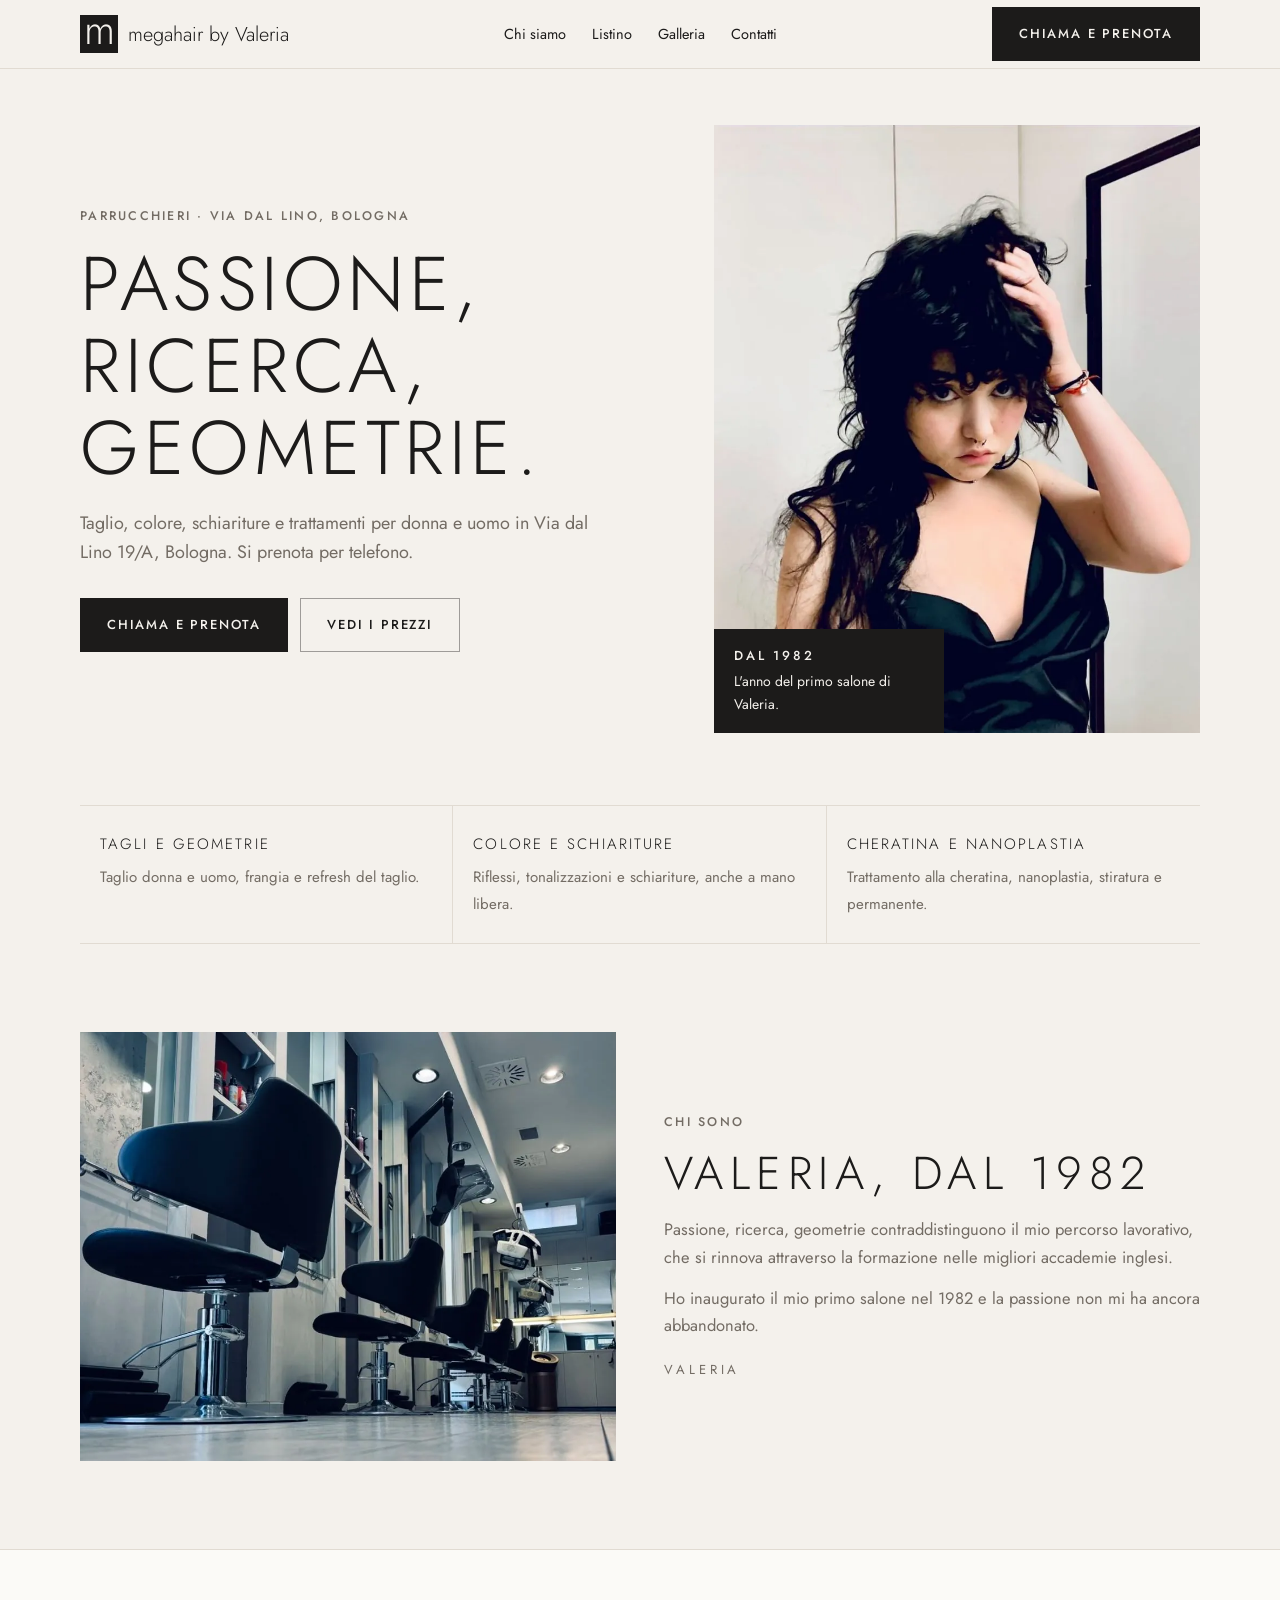
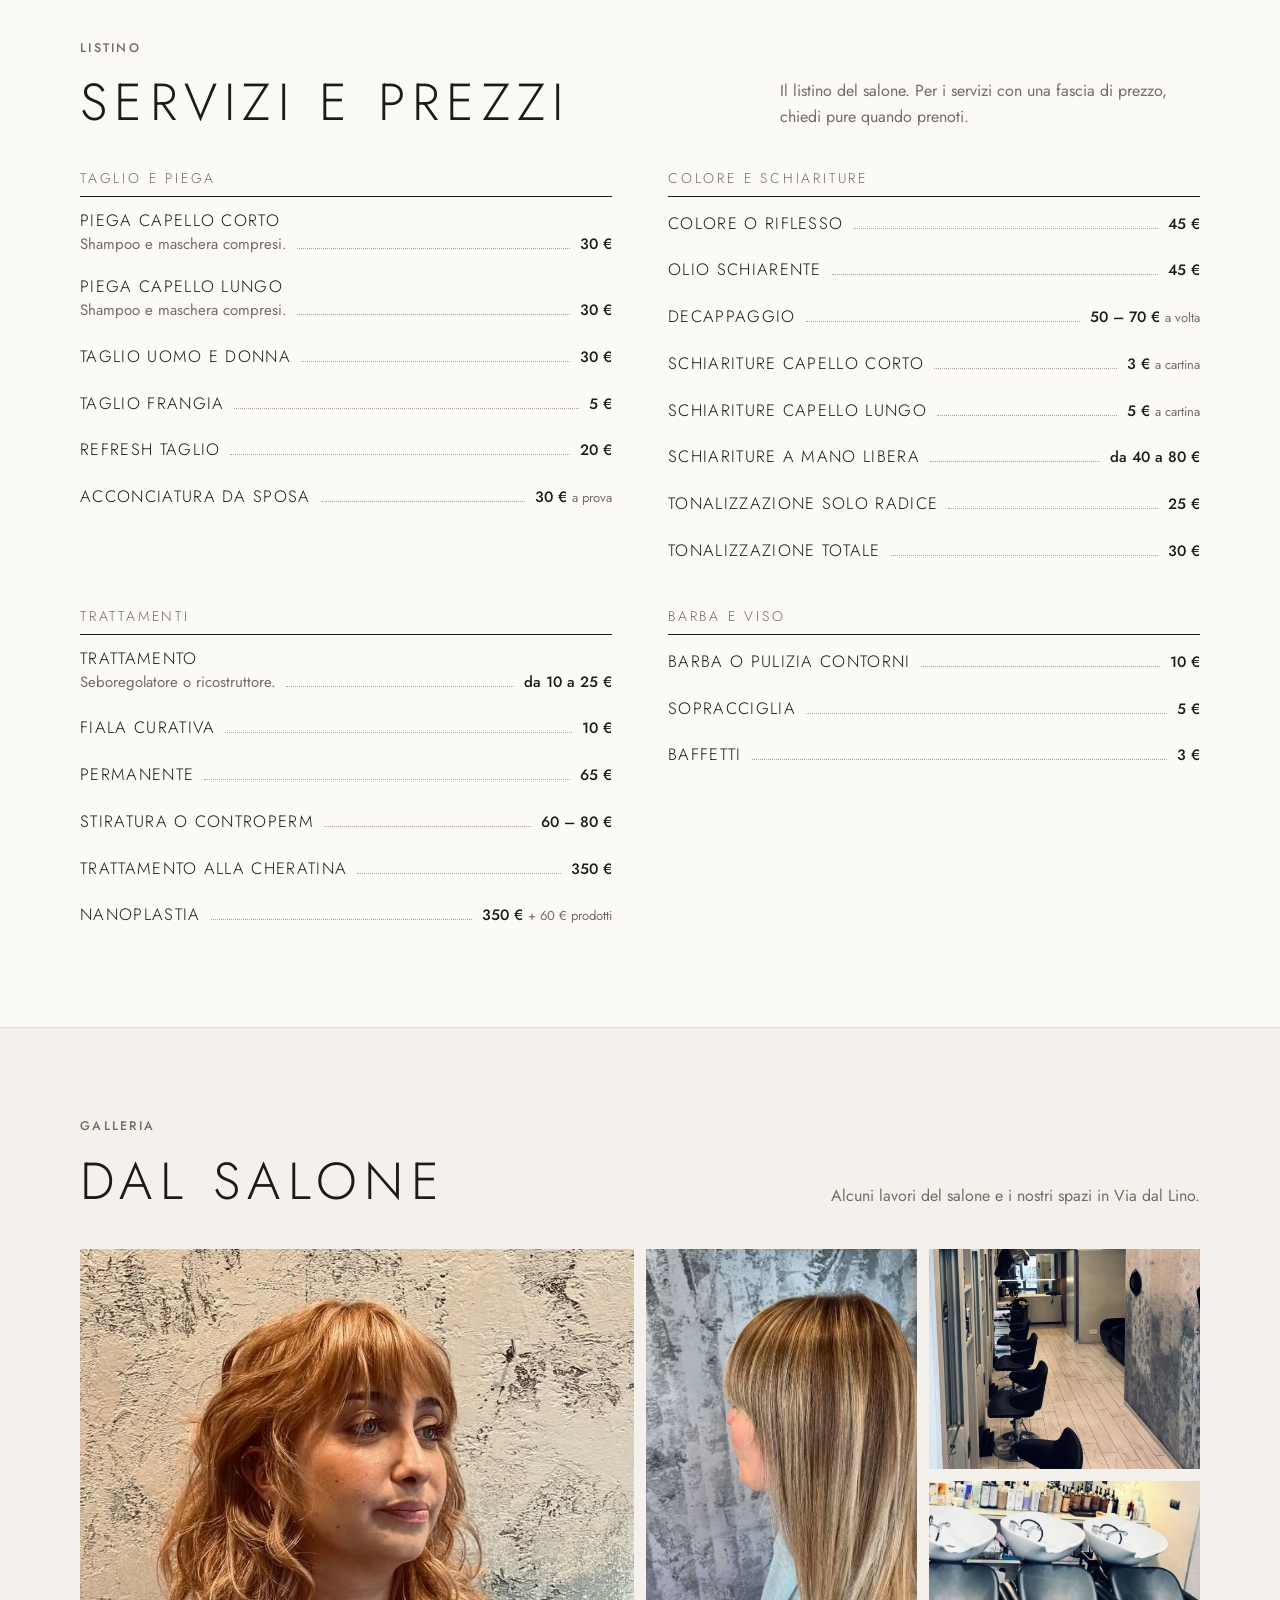
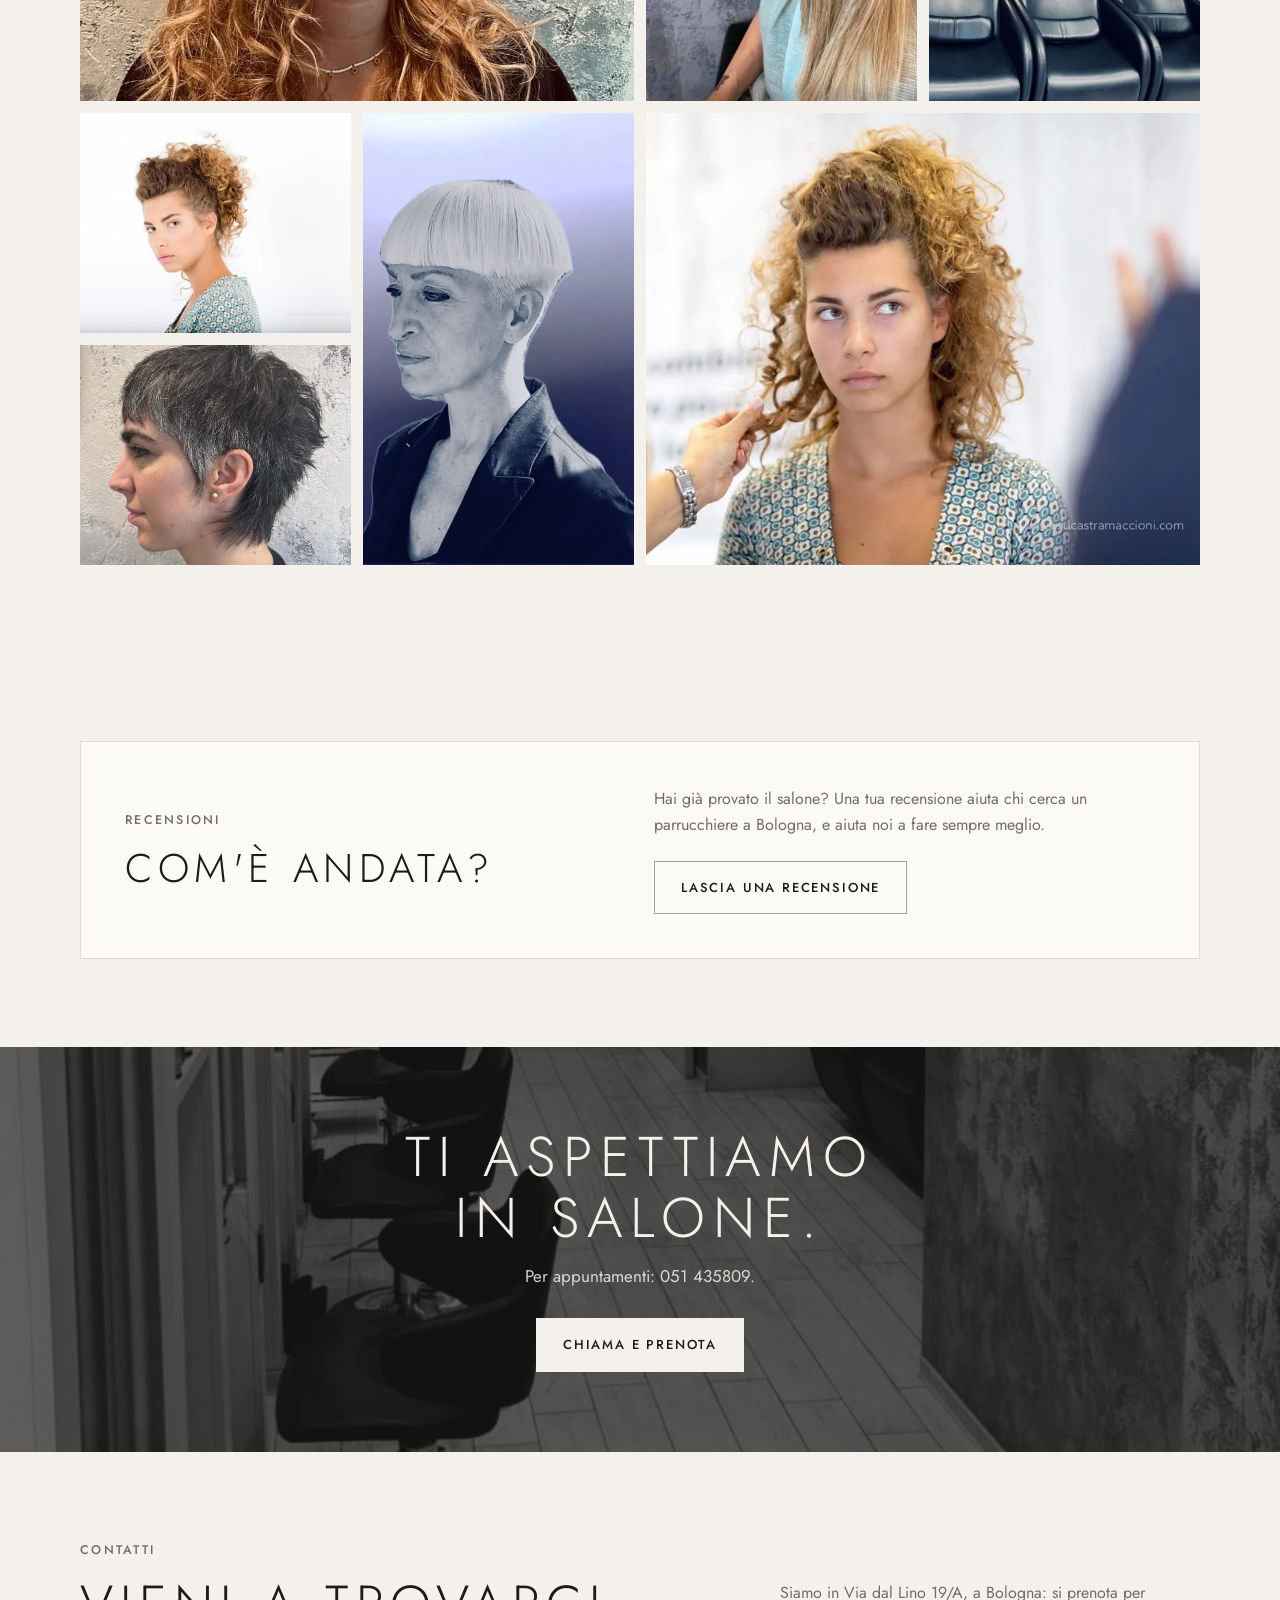
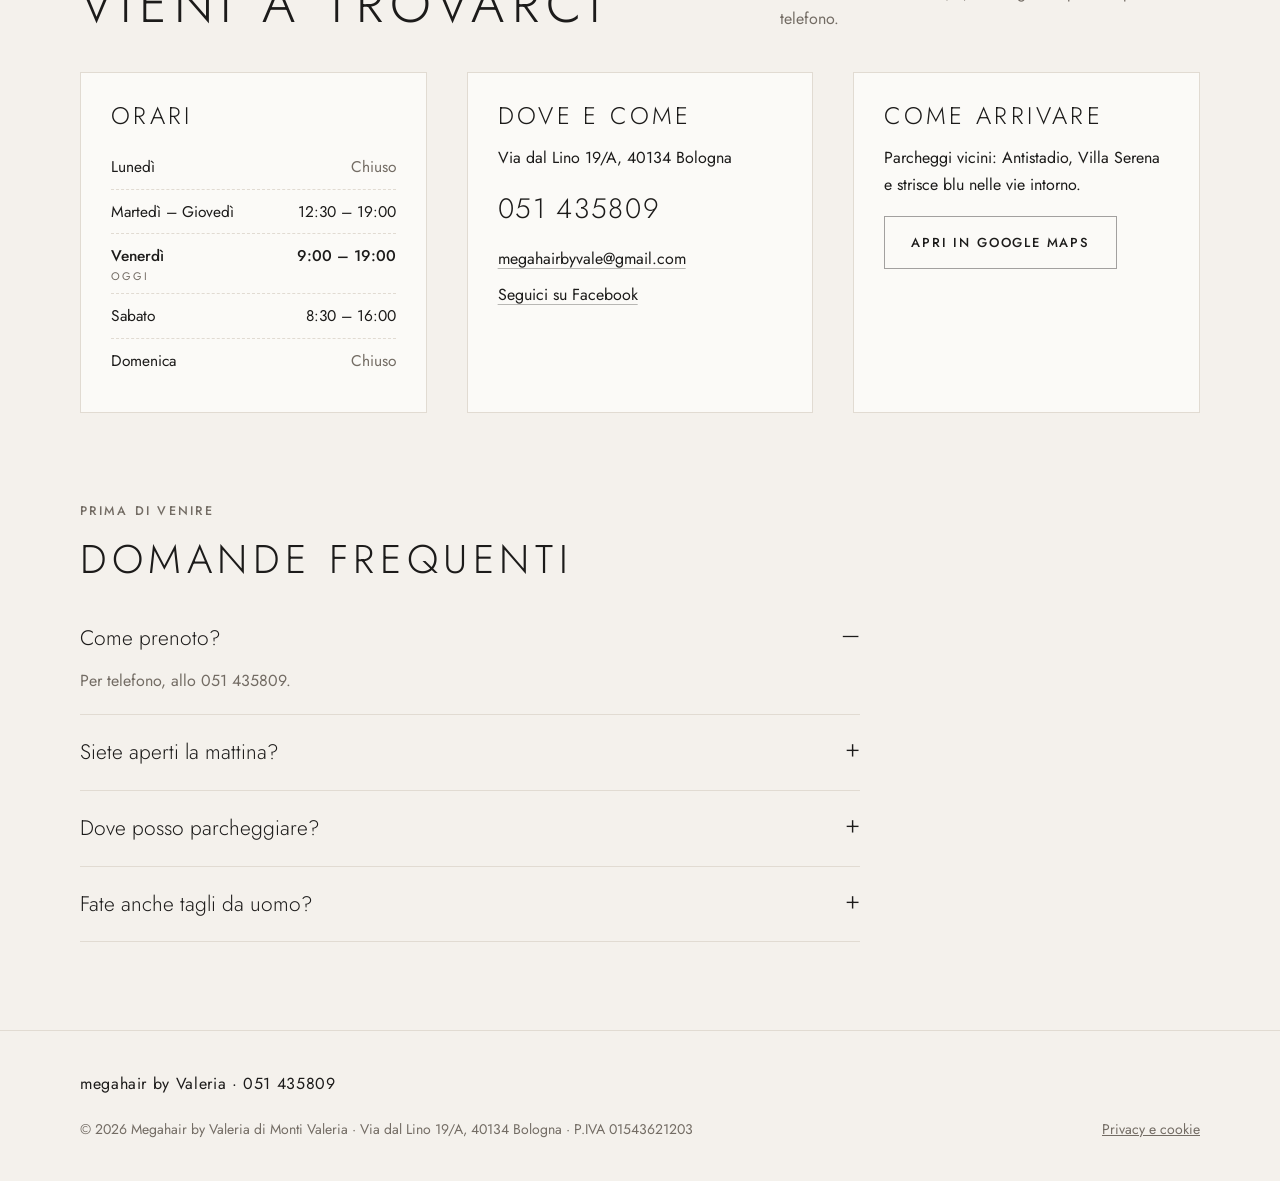
<file: index.html>
<!doctype html>
<html lang="it">
<head>
<meta charset="utf-8">
<meta name="viewport" content="width=device-width, initial-scale=1, viewport-fit=cover">
<title>Megahair by Valeria · Parrucchieri a Bologna</title>
<meta name="description" content="Parrucchieri in Via dal Lino 19/A a Bologna: taglio donna e uomo, colore, schiariture, cheratina e nanoplastia. Listino prezzi, orari e appuntamenti allo 051 435809.">

<meta name="theme-color" content="#f4f1ec">
<meta property="og:type" content="website"><meta property="og:locale" content="it_IT"><meta property="og:site_name" content="Megahair by Valeria"><meta property="og:title" content="Megahair by Valeria · Parrucchieri a Bologna"><meta property="og:description" content="Parrucchieri in Via dal Lino 19/A a Bologna: taglio donna e uomo, colore, schiariture, cheratina e nanoplastia. Listino prezzi, orari e appuntamenti allo 051 435809."><meta property="og:url" content="https://megahairbyvaleria.it/"><meta property="og:image" content="https://megahairbyvaleria.it/img/og.jpg"><meta property="og:image:width" content="1200"><meta property="og:image:height" content="630"><meta name="twitter:card" content="summary_large_image"><link rel="canonical" href="https://megahairbyvaleria.it/">
<script type="application/ld+json">{"@context": "https://schema.org", "@type": "HairSalon", "address": {"@type": "PostalAddress", "addressCountry": "IT", "addressLocality": "Bologna", "addressRegion": "BO", "postalCode": "40134", "streetAddress": "Via dal Lino 19/A"}, "email": "megahairbyvale@gmail.com", "image": "https://megahairbyvaleria.it/img/og.jpg", "name": "Megahair by Valeria", "openingHoursSpecification": [{"@type": "OpeningHoursSpecification", "closes": "19:00", "dayOfWeek": ["Tuesday", "Wednesday", "Thursday"], "opens": "12:30"}, {"@type": "OpeningHoursSpecification", "closes": "19:00", "dayOfWeek": "Friday", "opens": "09:00"}, {"@type": "OpeningHoursSpecification", "closes": "16:00", "dayOfWeek": "Saturday", "opens": "08:30"}], "telephone": "+39 051 435809", "url": "https://megahairbyvaleria.it/"}</script>
<noscript><style>.reveal{opacity:1;transform:none}</style></noscript><link rel="preload" href="fonts/jost.woff2" as="font" type="font/woff2" crossorigin>
<link rel="icon" href="favicon.ico" sizes="48x48"><link rel="icon" type="image/png" href="favicon-48.png"><link rel="apple-touch-icon" href="apple-touch-icon.png">

<link href="fonts/fonts.css" rel="stylesheet">
<style>
:root{--bg:#f4f1ec;--surface:#fbfaf7;--ink:#1c1b1a;--muted:#736c64;--accent:#1c1b1a;--accent-ink:#f4f1ec;--line:#e1dbd2;--r:0px;--rb:0px;--head:'Jost',Georgia,serif;--body:'Jost',system-ui,sans-serif}
*{box-sizing:border-box;margin:0;padding:0}
html{scroll-behavior:smooth}
body{background:var(--bg);color:var(--ink);font-family:var(--body);line-height:1.65;-webkit-font-smoothing:antialiased}
img{display:block;max-width:100%}
a{color:inherit}
h1,h2,h3{font-family:var(--head);font-weight:300;text-transform:uppercase;line-height:1.08;letter-spacing:.14em}
.wrap{max-width:1160px;margin:0 auto;padding:0 20px}
.preview{background:var(--ink);color:var(--bg);font-size:12.5px;text-align:center;padding:8px 16px;line-height:1.4}
.preview b{color:var(--accent)}
nav{position:sticky;top:0;z-index:20;background:color-mix(in srgb,var(--bg) 88%,transparent);backdrop-filter:blur(10px);border-bottom:1px solid var(--line)}
nav .wrap{display:flex;align-items:center;justify-content:space-between;gap:16px;height:68px}
.brand{display:flex;align-items:center;gap:10px;text-decoration:none;font-family:var(--head);font-size:20px;font-weight:300;text-transform:uppercase}
.brand svg{width:38px;height:38px;flex:none}
nav ul{display:flex;gap:26px;list-style:none;font-size:14.5px}
nav ul a{text-decoration:none;color:var(--muted)}
nav ul a:hover{color:var(--ink)}
.btn{display:inline-flex;align-items:center;gap:8px;background:var(--accent);color:var(--accent-ink);text-decoration:none;font-weight:600;font-size:15px;padding:13px 24px;border-radius:var(--rb);border:1.5px solid var(--accent);transition:transform .2s,box-shadow .2s;white-space:nowrap}
.btn:hover{transform:translateY(-2px);box-shadow:0 10px 24px color-mix(in srgb,var(--accent) 30%,transparent)}
.btn.ghost{background:transparent;color:var(--ink);border-color:color-mix(in srgb,var(--ink) 40%,transparent)}
.eyebrow{font-size:12.5px;letter-spacing:.18em;text-transform:uppercase;color:var(--accent);font-weight:600;margin-bottom:16px}
/* hero: split */
.hero-split{display:grid;gap:40px;align-items:center;padding-top:56px;padding-bottom:72px}
.hero-split h1{font-size:clamp(40px,6.6vw,76px)}
.hero-split .lead{font-size:18px;color:var(--muted);margin:20px 0 30px;max-width:520px}
.hero-split .img{position:relative}
.hero-split .img img{width:100%;aspect-ratio:4/5;object-fit:cover;border-radius:var(--r)}

.hero-split .badge{position:absolute;left:-14px;bottom:28px;background:var(--surface);border:1px solid var(--line);border-radius:var(--r);padding:14px 18px;box-shadow:0 14px 36px rgba(0,0,0,.12);font-size:14px;max-width:230px}
.hero-split .badge b{display:block;font-family:var(--head);font-size:22px;color:var(--accent)}
/* hero: full */
.hero-full{position:relative;min-height:min(88vh,760px);display:flex;align-items:flex-end;color:#fff}
.hero-full img{position:absolute;inset:0;width:100%;height:100%;object-fit:cover}
.hero-full::after{content:"";position:absolute;inset:0;background:linear-gradient(180deg,rgba(0,0,0,.15) 0%,rgba(0,0,0,.72) 100%)}
.hero-full .wrap{position:relative;z-index:1;padding-bottom:72px;width:100%}
.hero-full h1{font-size:clamp(44px,8vw,96px);max-width:900px}
.hero-full .lead{font-size:18px;opacity:.88;margin:18px 0 30px;max-width:560px}
.hero-full .btn.ghost{color:#fff;border-color:rgba(255,255,255,.6)}
/* hero: editorial */
.hero-ed{padding-top:64px;padding-bottom:40px;text-align:center}
.hero-ed h1{font-size:clamp(44px,8.4vw,110px);max-width:1000px;margin:0 auto}
.hero-ed .lead{font-size:18px;color:var(--muted);margin:22px auto 30px;max-width:600px}
.hero-ed .strip{display:grid;grid-template-columns:1fr 1.4fr 1fr;gap:14px;margin-top:52px}
.hero-ed .strip img{width:100%;height:clamp(180px,32vw,420px);object-fit:cover;border-radius:var(--r)}
.hero-ed .strip img:nth-child(odd){margin-top:48px}
.ctas{display:flex;gap:12px;flex-wrap:wrap}
.hero-ed .ctas{justify-content:center}
/* highlights */
.hl{display:grid;grid-template-columns:repeat(auto-fit,minmax(min(240px,100%),1fr));border-top:1px solid var(--line);border-bottom:1px solid var(--line)}
.hl div{padding:26px 20px;border-right:1px solid var(--line)}
.hl div:last-child{border-right:0}
.hl b{display:block;font-family:var(--head);font-size:21px;margin-bottom:4px;font-weight:300}
.hl span{color:var(--muted);font-size:15px}
section{padding:88px 0}
.sec-head{display:flex;justify-content:space-between;align-items:flex-end;gap:24px;flex-wrap:wrap;margin-bottom:40px}
.sec-head h2{font-size:clamp(32px,4.6vw,52px);max-width:640px}
.sec-head p{color:var(--muted);max-width:420px}
/* about */
.about{display:grid;gap:48px;align-items:center}
.about img{width:100%;aspect-ratio:5/4;object-fit:cover;border-radius:var(--r)}
.about h2{font-size:clamp(30px,4.2vw,46px);margin-bottom:18px}
.about p{color:var(--muted);margin-bottom:14px;font-size:16.5px}
.about .sign{font-family:var(--head);font-size:22px;color:var(--ink);font-style:italic;margin-top:20px}
/* services */
.svc{display:grid;gap:0 56px;grid-template-columns:repeat(auto-fit,minmax(min(420px,100%),1fr))}
.svc .row{display:flex;gap:16px;justify-content:space-between;align-items:baseline;padding:20px 0;border-bottom:1px solid var(--line)}
.svc h3{font-size:21px;margin-bottom:2px}
.svc p{color:var(--muted);font-size:15px}
.svc .price{font-weight:600;color:var(--accent);white-space:nowrap;font-size:15px}
.note{font-size:13px;color:var(--muted);margin-top:18px}
.svc.listino{align-items:start}.svc .gr{font-size:14px;letter-spacing:.2em;color:var(--accent);margin:34px 0 4px}.svc>div:first-child .gr{margin-top:0}@media(min-width:940px){.svc>div:nth-child(2) .gr{margin-top:0}}.listino .row{padding:14px 0}.listino .row h3{font-size:16.5px;letter-spacing:.08em}
.brand,.brand text{text-transform:none}
/* gallery */
.gal{display:grid;grid-template-columns:repeat(4,1fr);grid-auto-rows:220px;gap:12px}
.gal img{width:100%;height:100%;object-fit:cover;border-radius:var(--r);transition:transform .5s}
.gal figure{overflow:hidden;border-radius:var(--r)}
.gal figure:hover img{transform:scale(1.05)}
.gal figure:nth-child(1){grid-column:span 2;grid-row:span 2}
.gal figure:nth-child(4){grid-column:span 2}
/* band */
.band{background:var(--accent);color:var(--accent-ink);text-align:center;padding:80px 0}
.band h2{font-size:clamp(32px,5vw,56px);max-width:820px;margin:0 auto 14px}
.band p{opacity:.85;margin-bottom:28px;font-size:17px}
.band .btn{background:var(--accent-ink);color:var(--accent);border-color:var(--accent-ink)}
/* info */
.info{display:grid;gap:40px}
.card{background:var(--surface);border:1px solid var(--line);border-radius:var(--r);padding:30px}
.card h3{font-size:24px;margin-bottom:16px}
.hours div{display:flex;justify-content:space-between;padding:9px 0;border-bottom:1px dashed var(--line);font-size:15.5px}
.hours div:last-child{border:0}
.hours .off{color:var(--muted)}
.contact p{margin-bottom:10px}
.contact a{color:var(--accent);font-weight:600;text-decoration:none}
iframe{width:100%;height:100%;min-height:340px;border:0;border-radius:var(--r);filter:grayscale(.25)}
/* faq */
.faq{max-width:780px}
details{border-bottom:1px solid var(--line);padding:20px 0}
summary{cursor:pointer;font-family:var(--head);font-size:21px;list-style:none;display:flex;justify-content:space-between;gap:16px;font-weight:300}
summary::after{content:"+";color:var(--accent);font-size:26px;line-height:1}
details[open] summary::after{content:"–"}
details p{color:var(--muted);margin-top:10px}
footer{border-top:1px solid var(--line);padding:40px 0 110px;color:var(--muted);font-size:14px}
footer .wrap{display:flex;justify-content:space-between;gap:20px;flex-wrap:wrap}
.float{position:fixed;right:16px;bottom:16px;z-index:30;display:flex;align-items:center;gap:8px;background:var(--accent);color:#fff;text-decoration:none;font-weight:600;padding:14px 20px;border-radius:999px;box-shadow:0 10px 28px rgba(0,0,0,.25)}
.float svg{width:20px;height:20px}
.reveal{opacity:0;transform:translateY(24px);transition:opacity .8s ease,transform .8s ease}
.reveal.in{opacity:1;transform:none}
@media(min-width:880px){.hero-split{grid-template-columns:1.1fr .9fr}.about{grid-template-columns:1fr 1fr}.info{grid-template-columns:1fr 1fr 1.3fr}}
@media(max-width:880px){nav ul{display:none}}
@media(max-width:640px){nav .btn{display:none}.gal{grid-template-columns:1fr 1fr;grid-auto-rows:160px}.gal figure:nth-child(4){grid-column:span 1}.hero-split .badge{left:12px}section{padding:64px 0}.hl div{border-right:0;border-bottom:1px solid var(--line)}}
@media(prefers-reduced-motion:reduce){.reveal{opacity:1;transform:none;transition:none}}
/* sito definitivo */
.mbar{display:none}
footer{padding-bottom:40px}
section[id]{scroll-margin-top:84px}
.btn,.eyebrow,.svc .price,.contact a{font-weight:500}
.btn{text-transform:uppercase;letter-spacing:.14em;font-size:13px;padding:15px 26px}
.btn:hover{transform:none;box-shadow:none;opacity:.85}
.eyebrow{color:var(--muted)}
.hl b{text-transform:uppercase;letter-spacing:.14em;font-size:15px;margin-bottom:8px}
.hero-split h1{letter-spacing:.06em}
.hero-split .badge{box-shadow:none;border:0;background:var(--ink);color:var(--bg);left:0;bottom:0;padding:16px 20px}
.hero-split .badge b{font-size:13px;letter-spacing:.22em;text-transform:uppercase;color:var(--bg);font-weight:500;margin-bottom:4px}
.about .sign{font-style:normal;text-transform:uppercase;letter-spacing:.3em;font-size:13px;color:var(--muted)}
.svc .gr{color:var(--muted);padding-bottom:10px;border-bottom:1px solid var(--ink);margin-bottom:4px}
.listino .row{border-bottom:0;padding:11px 0;gap:0;align-items:last baseline}
.listino .row::before{content:"";flex:1 1 20px;order:1;align-self:last baseline;border-bottom:1px dotted color-mix(in srgb,var(--muted) 60%,transparent);margin:0 10px}
.listino .price{order:2}.listino .price .q{color:var(--muted);font-size:13px;font-weight:400}
.gal figure:nth-child(2){grid-row:span 2}.gal figure:nth-child(4){grid-column:span 1}
.gal{grid-auto-flow:dense}.gal figure:nth-child(6){grid-row:span 2}.gal figure:nth-child(7){grid-column:span 2;grid-row:span 2}
.band{position:relative;overflow:hidden}.band::before{content:"";position:absolute;inset:0;background:url(img/salone-corridoio.webp) center 60%/cover;filter:grayscale(1) contrast(1.1);opacity:.3}.band .wrap{position:relative}
.contact a.tel{font-family:var(--head);font-weight:300;font-size:28px;letter-spacing:.06em;color:var(--ink);display:inline-block;padding:4px 0}
.hours div{gap:12px;align-items:baseline}.hours div span:last-child{white-space:nowrap;text-align:right}.hours .today{font-weight:500}.hours .today span:first-child::after{content:"oggi";display:block;font-size:11px;letter-spacing:.18em;text-transform:uppercase;line-height:1.4;color:var(--muted);font-weight:400}
.rec{display:grid;gap:28px;align-items:center;border:1px solid var(--line);background:var(--surface);padding:clamp(24px,4vw,44px)}
.rec h2{font-size:clamp(28px,3.6vw,40px)}.rec p{color:var(--muted);max-width:520px;margin-bottom:22px}
.rec-voci{display:grid;gap:20px;grid-template-columns:repeat(auto-fit,minmax(min(300px,100%),1fr));margin-top:32px}
.rec-voci blockquote{border-top:1px solid var(--ink);padding-top:16px}.rec-voci cite{display:block;margin-top:10px;font-style:normal;font-size:13px;letter-spacing:.14em;text-transform:uppercase;color:var(--muted)}
.faq{max-width:1160px}.faq h2{font-size:clamp(28px,3.6vw,40px);margin-bottom:20px}.faq details{max-width:780px}
details{padding:0}summary{padding:20px 0}details p{margin:-8px 0 20px}summary::-webkit-details-marker{display:none}
.footmark{font-family:var(--head);font-size:16px;color:var(--ink);flex-basis:100%;letter-spacing:.04em}.footmark a{text-decoration:none}
footer .wrap{align-items:baseline}
h1,h2,.eyebrow{text-wrap:balance}
.contact a:not(.btn):not(.tel){font-weight:400;text-decoration:underline;text-underline-offset:4px;text-decoration-color:color-mix(in srgb,var(--ink) 30%,transparent)}
:focus-visible{outline:2px solid var(--ink);outline-offset:3px}.band :focus-visible,.mbar a:first-child:focus-visible{outline-color:var(--bg)}
nav{background:rgba(244,241,236,.96);background:color-mix(in srgb,var(--bg) 96%,transparent);-webkit-backdrop-filter:blur(10px)}nav ul a{color:var(--ink)}
@media(min-width:880px){.info{grid-template-columns:repeat(3,1fr)}.rec{grid-template-columns:1fr 1fr}}
@media(max-width:879px){nav{position:static}nav .btn{display:none}body{padding-bottom:calc(56px + env(safe-area-inset-bottom))}section[id]{scroll-margin-top:16px}#orari{scroll-margin-top:40px}
.mbar{display:grid;grid-template-columns:1.3fr 1fr 1fr;position:fixed;left:0;right:0;bottom:0;z-index:40;background:var(--bg);border-top:1px solid var(--line);padding-bottom:env(safe-area-inset-bottom)}
.mbar a{display:flex;align-items:center;justify-content:center;gap:8px;min-height:56px;text-decoration:none;font-size:12px;letter-spacing:.16em;text-transform:uppercase;font-weight:500;color:var(--ink);border-left:1px solid var(--line)}
.mbar a:first-child{background:var(--ink);color:var(--bg);border-left:0}.mbar svg{width:16px;height:16px;flex:none}
.contact p a:not(.btn){display:inline-block;padding:10px 0}footer a{display:inline-block;padding:12px 0}.brand{min-height:44px}}
@media(max-width:640px){.ctas .btn{flex:1 1 100%;justify-content:center}
.listino .row h3{letter-spacing:.04em;font-size:15px;line-height:1.3}
.hl div{padding:22px 0}.hl div:last-child{border-bottom:0}
.hero-split{padding-top:24px}.hero-split .img{order:-1}.hero-split .img img{aspect-ratio:1/1;object-position:50% 30%}}
@media print{.reveal{opacity:1!important;transform:none!important}nav,.mbar{display:none}}
@media(prefers-reduced-motion:reduce){html{scroll-behavior:auto}.btn,.gal img{transition:none}.gal figure:hover img{transform:none}}
</style>
</head>
<body>


<nav>
  <div class="wrap">
    <a class="brand" href="#"><svg viewBox="0 0 40 40" aria-hidden="true"><rect width="40" height="40" fill="#1c1b1a"/><text x="20" y="15.2" text-anchor="middle" dominant-baseline="central" font-family="Jost,Futura,sans-serif" font-size="44" font-weight="300" fill="#f4f1ec">m</text></svg><span>megahair by Valeria</span></a>
    <ul><li><a href="#chi-siamo">Chi siamo</a></li><li><a href="#servizi">Listino</a></li><li><a href="#galleria">Galleria</a></li><li><a href="#contatti">Contatti</a></li></ul>
    <a class="btn" href="tel:+39051435809">Chiama e prenota</a>
  </div>
</nav>

<main>
<header class="wrap hero-split">
  <div>
    <div class="eyebrow">Parrucchieri · Via dal Lino, Bologna</div>
    <h1>Passione, ricerca, geometrie.</h1>
    <p class="lead">Taglio, colore, schiariture e trattamenti per donna e uomo in Via dal Lino 19/A, Bologna. Si prenota per telefono.</p>
    <div class="ctas"><a class="btn" href="tel:+39051435809">Chiama e prenota</a><a class="btn ghost" href="#servizi">Vedi i prezzi</a></div>
  </div>
  <div class="img">
    <img src="img/ricci-neri.webp" alt="Ricci neri lunghi e voluminosi con frangia" fetchpriority="high">
    <div class="badge"><b>Dal 1982</b>L&#39;anno del primo salone di Valeria.</div>
  </div>
</header>


<div class="wrap"><div class="hl reveal"><div><b>Tagli e geometrie</b><span>Taglio donna e uomo, frangia e refresh del taglio.</span></div><div><b>Colore e schiariture</b><span>Riflessi, tonalizzazioni e schiariture, anche a mano libera.</span></div><div><b>Cheratina e nanoplastia</b><span>Trattamento alla cheratina, nanoplastia, stiratura e permanente.</span></div></div></div>

<section id="chi-siamo">
  <div class="wrap about">
    <img class="reveal" src="img/salone-poltrone.webp" alt="Le poltrone del salone" loading="lazy">
    <div class="reveal">
      <div class="eyebrow">Chi sono</div>
      <h2>Valeria, dal 1982</h2>
      <p>Passione, ricerca, geometrie contraddistinguono il mio percorso lavorativo, che si rinnova attraverso la formazione nelle migliori accademie inglesi.</p><p>Ho inaugurato il mio primo salone nel 1982 e la passione non mi ha ancora abbandonato.</p>
      <div class="sign">Valeria</div>
    </div>
  </div>
</section>

<section id="servizi" style="background:var(--surface);border-top:1px solid var(--line);border-bottom:1px solid var(--line)">
  <div class="wrap">
    <div class="sec-head reveal"><div><div class="eyebrow">Listino</div><h2>Servizi e prezzi</h2></div><p>Il listino del salone. Per i servizi con una fascia di prezzo, chiedi pure quando prenoti.</p></div>
    <div class="svc listino reveal"><div><h3 class="gr">Taglio e piega</h3><div class="row"><div><h3>Piega capello corto</h3><p>Shampoo e maschera compresi.</p></div><div class="price">30 €</div></div><div class="row"><div><h3>Piega capello lungo</h3><p>Shampoo e maschera compresi.</p></div><div class="price">30 €</div></div><div class="row"><div><h3>Taglio uomo e donna</h3></div><div class="price">30 €</div></div><div class="row"><div><h3>Taglio frangia</h3></div><div class="price">5 €</div></div><div class="row"><div><h3>Refresh taglio</h3></div><div class="price">20 €</div></div><div class="row"><div><h3>Acconciatura da sposa</h3></div><div class="price">30 € <span class="q">a prova</span></div></div></div><div><h3 class="gr">Colore e schiariture</h3><div class="row"><div><h3>Colore o riflesso</h3></div><div class="price">45 €</div></div><div class="row"><div><h3>Olio schiarente</h3></div><div class="price">45 €</div></div><div class="row"><div><h3>Decappaggio</h3></div><div class="price">50 – 70 € <span class="q">a volta</span></div></div><div class="row"><div><h3>Schiariture capello corto</h3></div><div class="price">3 € <span class="q">a cartina</span></div></div><div class="row"><div><h3>Schiariture capello lungo</h3></div><div class="price">5 € <span class="q">a cartina</span></div></div><div class="row"><div><h3>Schiariture a mano libera</h3></div><div class="price">da 40 a 80 €</div></div><div class="row"><div><h3>Tonalizzazione solo radice</h3></div><div class="price">25 €</div></div><div class="row"><div><h3>Tonalizzazione totale</h3></div><div class="price">30 €</div></div></div><div><h3 class="gr">Trattamenti</h3><div class="row"><div><h3>Trattamento</h3><p>Seboregolatore o ricostruttore.</p></div><div class="price">da 10 a 25 €</div></div><div class="row"><div><h3>Fiala curativa</h3></div><div class="price">10 €</div></div><div class="row"><div><h3>Permanente</h3></div><div class="price">65 €</div></div><div class="row"><div><h3>Stiratura o controperm</h3></div><div class="price">60 – 80 €</div></div><div class="row"><div><h3>Trattamento alla cheratina</h3></div><div class="price">350 €</div></div><div class="row"><div><h3>Nanoplastia</h3></div><div class="price">350 € <span class="q">+ 60 € prodotti</span></div></div></div><div><h3 class="gr">Barba e viso</h3><div class="row"><div><h3>Barba o pulizia contorni</h3></div><div class="price">10 €</div></div><div class="row"><div><h3>Sopracciglia</h3></div><div class="price">5 €</div></div><div class="row"><div><h3>Baffetti</h3></div><div class="price">3 €</div></div></div></div>
    
  </div>
</section>

<section id="galleria">
  <div class="wrap">
    <div class="sec-head reveal"><div><div class="eyebrow">Galleria</div><h2>Dal salone</h2></div><p>Alcuni lavori del salone e i nostri spazi in Via dal Lino.</p></div>
    <div class="gal reveal"><figure><img src="img/onde-ramate.webp" alt="Onde morbide color rame con frangia" loading="lazy"></figure><figure><img src="img/schiariture.webp" alt="Schiariture bionde su capelli lunghi e lisci" loading="lazy"></figure><figure><img src="img/salone-corridoio.webp" alt="Le postazioni del salone in Via dal Lino" loading="lazy"></figure><figure><img src="img/salone-lavaggi.webp" alt="La zona lavaggi del salone" loading="lazy"></figure><figure><img src="img/ricci-raccolto.webp" alt="Raccolto morbido su capelli ricci color miele" loading="lazy" style="object-position:60% 50%"></figure><figure><img src="img/caschetto-platino.webp" alt="Caschetto geometrico platino con frangia piena" loading="lazy" style="object-position:20% 50%"></figure><figure><img src="img/ricci-styling.webp" alt="Ricci lunghi color miele sistemati ciocca per ciocca" loading="lazy" style="object-position:90% 50%"></figure><figure><img src="img/corto-grigio.webp" alt="Taglio corto scalato su capelli scuri con fili bianchi" loading="lazy" style="object-position:50% 43%"></figure></div>
  </div>
</section>

<section id="recensioni">
  <div class="wrap">
    <div class="rec reveal">
      <div><div class="eyebrow">Recensioni</div><h2>Com&#39;è andata?</h2></div>
      <div><p>Hai già provato il salone? Una tua recensione aiuta chi cerca un parrucchiere a Bologna, e aiuta noi a fare sempre meglio.</p><a class="btn ghost" href="https://www.facebook.com/megahairbyvaleria.it/reviews" target="_blank" rel="noopener">Lascia una recensione</a></div>
    </div>
    
  </div>
</section>

<div class="band">
  <div class="wrap">
    <h2>Ti aspettiamo in salone.</h2>
    <p>Per appuntamenti: 051 435809.</p>
    <a class="btn" href="tel:+39051435809">Chiama e prenota</a>
  </div>
</div>

<section id="contatti">
  <div class="wrap">
    <div class="sec-head reveal"><div><div class="eyebrow">Contatti</div><h2>Vieni a trovarci</h2></div><p>Siamo in Via dal Lino 19/A, a Bologna: si prenota per telefono.</p></div>
    <div class="info">
      <div class="card hours reveal" id="orari"><h3>Orari</h3><div data-g="1"><span>Lunedì</span><span class="off">Chiuso</span></div><div data-g="2,3,4"><span>Martedì – Giovedì</span><span class="">12:30 – 19:00</span></div><div data-g="5"><span>Venerdì</span><span class="">9:00 – 19:00</span></div><div data-g="6"><span>Sabato</span><span class="">8:30 – 16:00</span></div><div data-g="0"><span>Domenica</span><span class="off">Chiuso</span></div></div>
      <div class="card contact reveal"><h3>Dove e come</h3>
        <p>Via dal Lino 19/A, 40134 Bologna</p>
        <p><a class="tel" href="tel:+39051435809">051 435809</a></p>
        <p><a href="mailto:megahairbyvale@gmail.com">megahairbyvale@gmail.com</a></p>
        <p><a href="https://www.facebook.com/megahairbyvaleria.it">Seguici su Facebook</a></p>
        
      </div>
      <div class="card contact reveal"><h3>Come arrivare</h3><p>Parcheggi vicini: Antistadio, Villa Serena e strisce blu nelle vie intorno.</p><p style="margin-top:18px"><a class="btn ghost" href="https://www.google.com/maps/search/?api=1&query=Via%20dal%20Lino%2019/A%2C%2040134%20Bologna" target="_blank" rel="noopener">Apri in Google Maps</a></p></div>
    </div>
  </div>
</section>

<section style="padding-top:0">
  <div class="wrap faq reveal">
    <div class="eyebrow">Prima di venire</div><h2>Domande frequenti</h2>
    <details open><summary>Come prenoto?</summary><p>Per telefono, allo 051 435809.</p></details><details><summary>Siete aperti la mattina?</summary><p>Il venerdì dalle 9:00 e il sabato dalle 8:30. Dal martedì al giovedì apriamo alle 12:30; lunedì e domenica siamo chiusi.</p></details><details><summary>Dove posso parcheggiare?</summary><p>C&#39;è il parcheggio dell&#39;Antistadio e quello di Villa Serena, oppure le strisce blu nelle vie vicine.</p></details><details><summary>Fate anche tagli da uomo?</summary><p>Sì, il taglio uomo e donna costa 30 €. Facciamo anche barba o pulizia dei contorni (10 €): trovi tutti i prezzi nel listino.</p></details>
  </div>
</section></main>

<footer>
  <div class="wrap">
    <span class="footmark">megahair by Valeria · <a href="tel:+39051435809">051 435809</a></span>
    <span>© 2026 Megahair by Valeria di Monti Valeria · Via dal Lino 19/A, 40134 Bologna · P.IVA 01543621203</span>
    <span><a href="privacy.html">Privacy e cookie</a></span>
  </div>
</footer>

<div class="mbar" role="navigation" aria-label="Azioni rapide"><a href="tel:+39051435809"><svg viewBox="0 0 24 24" fill="none" stroke="currentColor" stroke-width="2"><path d="M22 16.9v3a2 2 0 0 1-2.2 2 19.8 19.8 0 0 1-8.6-3.1 19.5 19.5 0 0 1-6-6A19.8 19.8 0 0 1 2.1 4.2 2 2 0 0 1 4.1 2h3a2 2 0 0 1 2 1.7c.1.9.4 1.8.7 2.7a2 2 0 0 1-.5 2.1L8 9.8a16 16 0 0 0 6 6l1.3-1.3a2 2 0 0 1 2.1-.4c.9.3 1.8.6 2.7.7a2 2 0 0 1 1.7 2z"/></svg>Chiama</a><a href="#servizi">Listino</a><a href="#orari">Orari</a></div>

<script>
const io=new IntersectionObserver(es=>es.forEach(e=>{if(e.isIntersecting){e.target.classList.add('in');io.unobserve(e.target)}}),{threshold:.12});
document.querySelectorAll('.reveal').forEach(el=>io.observe(el));
const oggi=String(new Date().getDay());document.querySelectorAll('.hours [data-g]').forEach(r=>{if(r.dataset.g.split(',').includes(oggi))r.classList.add('today')});
</script>
</body>
</html>
</file>
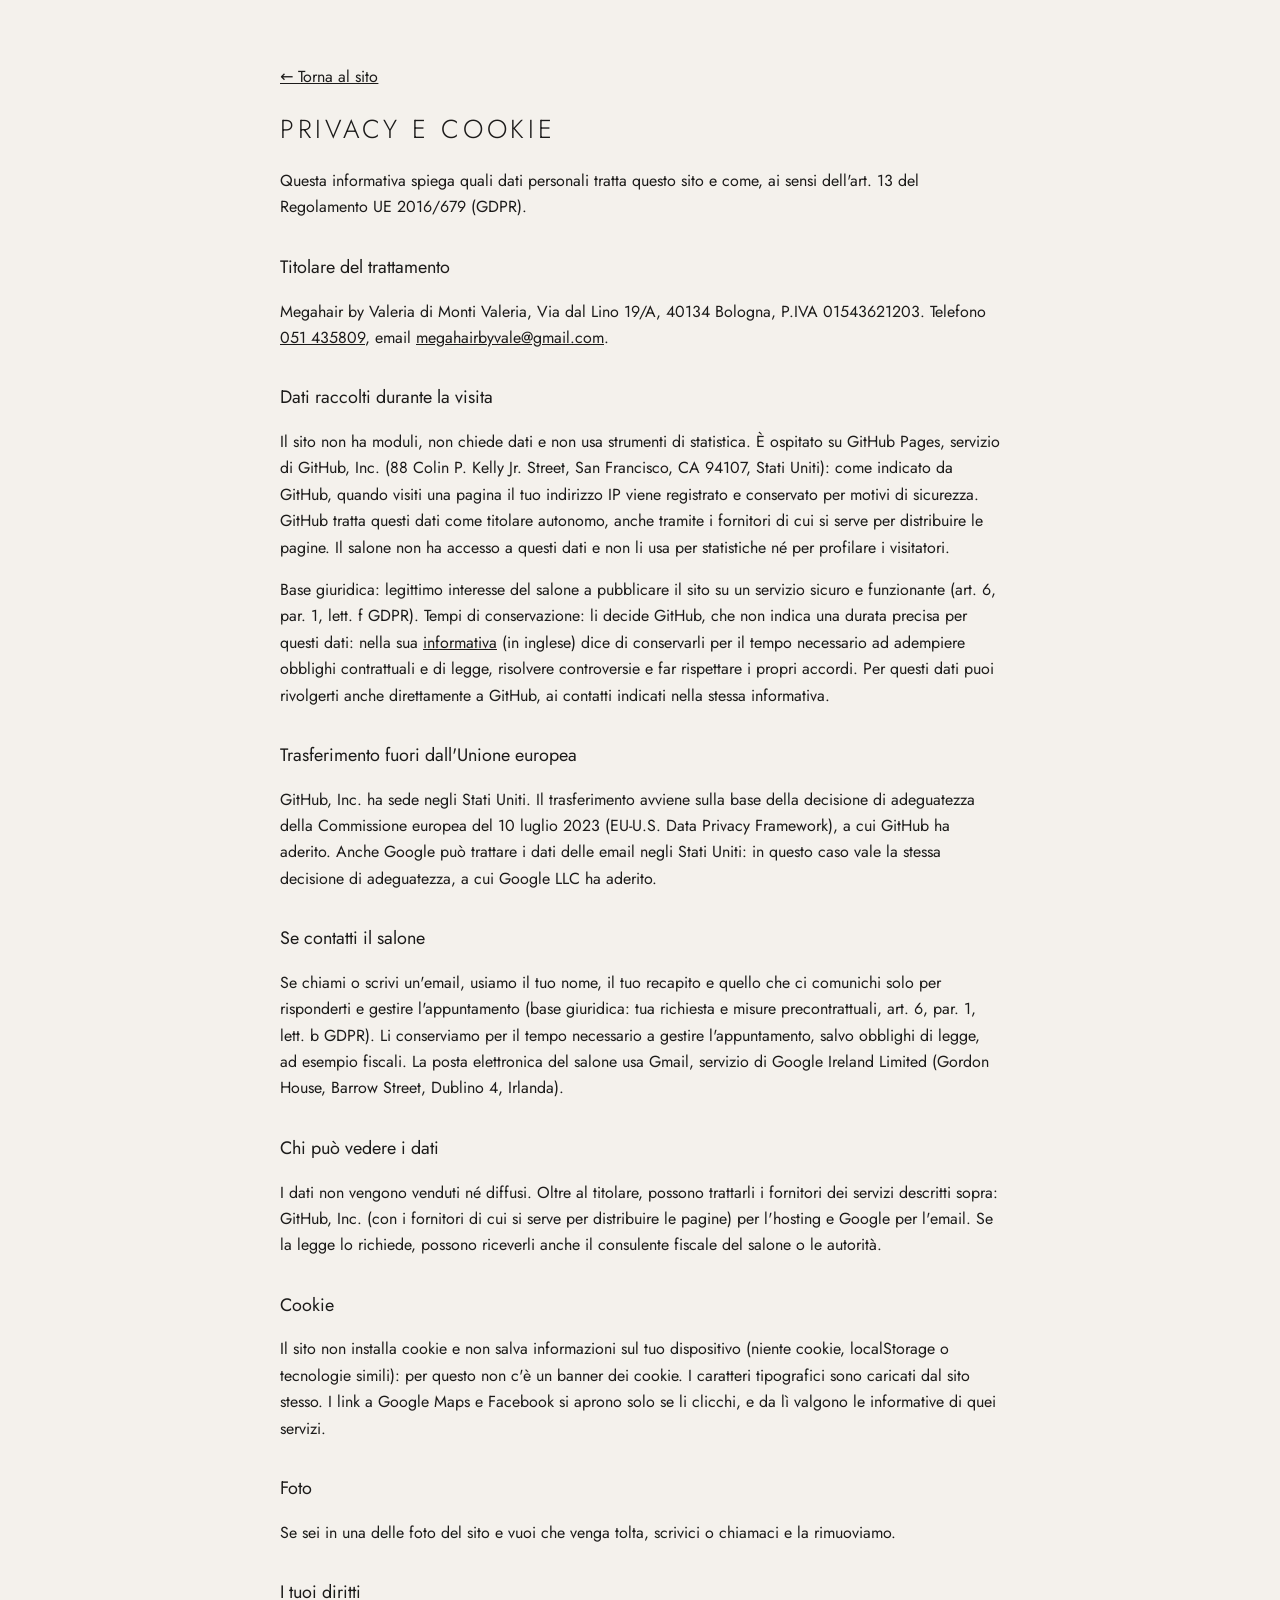
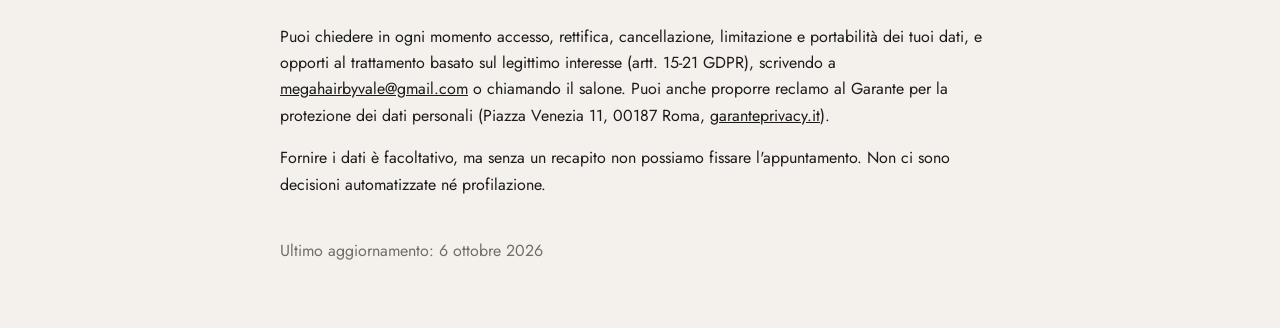
<file: privacy.html>
<!doctype html><html lang="it"><head><meta charset="utf-8"><meta name="viewport" content="width=device-width, initial-scale=1">
<title>Privacy e cookie · Megahair by Valeria</title><link rel="icon" href="favicon.ico" sizes="48x48"><link rel="icon" type="image/png" href="favicon-48.png"><link rel="apple-touch-icon" href="apple-touch-icon.png"><link href="fonts/fonts.css" rel="stylesheet">
<style>body{font-family:'Jost',system-ui,sans-serif;max-width:720px;margin:0 auto;padding:48px 20px;line-height:1.65;color:#1c1b1a;background:#f4f1ec}h1{font-weight:300;text-transform:uppercase;letter-spacing:.14em;font-size:26px}h2{font-weight:400;font-size:18px;margin-top:32px}a{color:inherit}a:focus-visible{outline:2px solid #1c1b1a;outline-offset:3px}@media(max-width:640px){a{display:inline-block;padding:11px 0}}</style></head><body>
<p><a href="./">← Torna al sito</a></p>
<h1>Privacy e cookie</h1>
<p>Questa informativa spiega quali dati personali tratta questo sito e come, ai sensi dell'art. 13 del Regolamento UE 2016/679 (GDPR).</p>
<h2>Titolare del trattamento</h2>
<p>Megahair by Valeria di Monti Valeria, Via dal Lino 19/A, 40134 Bologna, P.IVA 01543621203. Telefono <a href="tel:+39051435809">051 435809</a>, email <a href="mailto:megahairbyvale@gmail.com">megahairbyvale@gmail.com</a>.</p>
<h2>Dati raccolti durante la visita</h2>
<p>Il sito non ha moduli, non chiede dati e non usa strumenti di statistica. È ospitato su GitHub Pages, servizio di GitHub, Inc. (88 Colin P. Kelly Jr. Street, San Francisco, CA 94107, Stati Uniti): come indicato da GitHub, quando visiti una pagina il tuo indirizzo IP viene registrato e conservato per motivi di sicurezza. GitHub tratta questi dati come titolare autonomo, anche tramite i fornitori di cui si serve per distribuire le pagine. Il salone non ha accesso a questi dati e non li usa per statistiche né per profilare i visitatori.</p>
<p>Base giuridica: legittimo interesse del salone a pubblicare il sito su un servizio sicuro e funzionante (art. 6, par. 1, lett. f GDPR). Tempi di conservazione: li decide GitHub, che non indica una durata precisa per questi dati: nella sua <a href="https://docs.github.com/en/site-policy/privacy-policies/github-general-privacy-statement">informativa</a> (in inglese) dice di conservarli per il tempo necessario ad adempiere obblighi contrattuali e di legge, risolvere controversie e far rispettare i propri accordi. Per questi dati puoi rivolgerti anche direttamente a GitHub, ai contatti indicati nella stessa informativa.</p>
<h2>Trasferimento fuori dall'Unione europea</h2>
<p>GitHub, Inc. ha sede negli Stati Uniti. Il trasferimento avviene sulla base della decisione di adeguatezza della Commissione europea del 10 luglio 2023 (EU-U.S. Data Privacy Framework), a cui GitHub ha aderito. Anche Google può trattare i dati delle email negli Stati Uniti: in questo caso vale la stessa decisione di adeguatezza, a cui Google LLC ha aderito.</p>
<h2>Se contatti il salone</h2>
<p>Se chiami o scrivi un'email, usiamo il tuo nome, il tuo recapito e quello che ci comunichi solo per risponderti e gestire l'appuntamento (base giuridica: tua richiesta e misure precontrattuali, art. 6, par. 1, lett. b GDPR). Li conserviamo per il tempo necessario a gestire l'appuntamento, salvo obblighi di legge, ad esempio fiscali. La posta elettronica del salone usa Gmail, servizio di Google Ireland Limited (Gordon House, Barrow Street, Dublino 4, Irlanda).</p>
<h2>Chi può vedere i dati</h2>
<p>I dati non vengono venduti né diffusi. Oltre al titolare, possono trattarli i fornitori dei servizi descritti sopra: GitHub, Inc. (con i fornitori di cui si serve per distribuire le pagine) per l'hosting e Google per l'email. Se la legge lo richiede, possono riceverli anche il consulente fiscale del salone o le autorità.</p>
<h2>Cookie</h2>
<p>Il sito non installa cookie e non salva informazioni sul tuo dispositivo (niente cookie, localStorage o tecnologie simili): per questo non c'è un banner dei cookie. I caratteri tipografici sono caricati dal sito stesso. I link a Google Maps e Facebook si aprono solo se li clicchi, e da lì valgono le informative di quei servizi.</p>
<h2>Foto</h2>
<p>Se sei in una delle foto del sito e vuoi che venga tolta, scrivici o chiamaci e la rimuoviamo.</p>
<h2>I tuoi diritti</h2>
<p>Puoi chiedere in ogni momento accesso, rettifica, cancellazione, limitazione e portabilità dei tuoi dati, e opporti al trattamento basato sul legittimo interesse (artt. 15-21 GDPR), scrivendo a <a href="mailto:megahairbyvale@gmail.com">megahairbyvale@gmail.com</a> o chiamando il salone. Puoi anche proporre reclamo al Garante per la protezione dei dati personali (Piazza Venezia 11, 00187 Roma, <a href="https://www.garanteprivacy.it">garanteprivacy.it</a>).</p>
<p>Fornire i dati è facoltativo, ma senza un recapito non possiamo fissare l'appuntamento. Non ci sono decisioni automatizzate né profilazione.</p>
<p style="margin-top:40px;color:#736c64">Ultimo aggiornamento: 6 ottobre 2026</p>
</body></html>
</file>
<file: fonts/fonts.css>
@font-face{font-family:'Jost';font-style:normal;font-weight:100 900;font-display:swap;src:url(jost.woff2) format('woff2');unicode-range:U+0000-00FF,U+0131,U+0152-0153,U+02BB-02BC,U+02C6,U+02DA,U+02DC,U+0304,U+0308,U+0329,U+2000-206F,U+20AC,U+2122,U+2191,U+2193,U+2212,U+2215,U+FEFF,U+FFFD}
</file>
